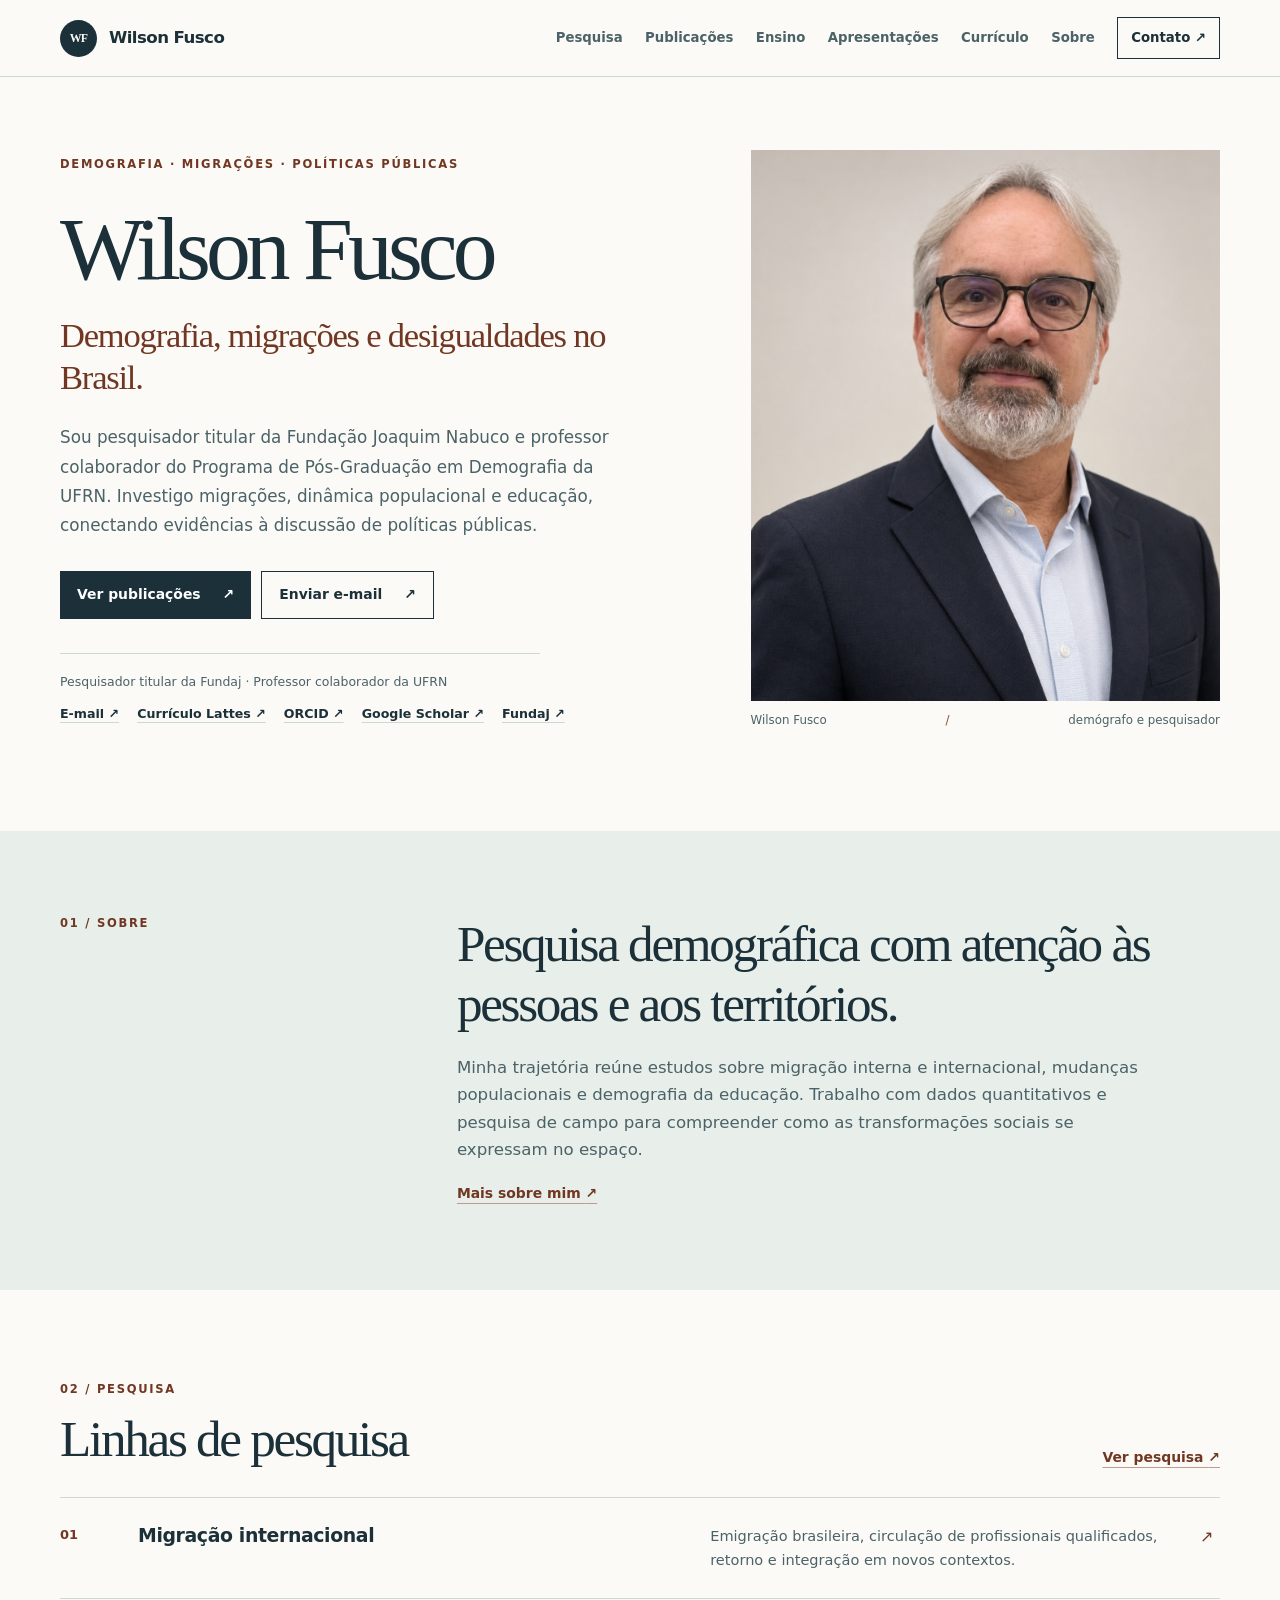
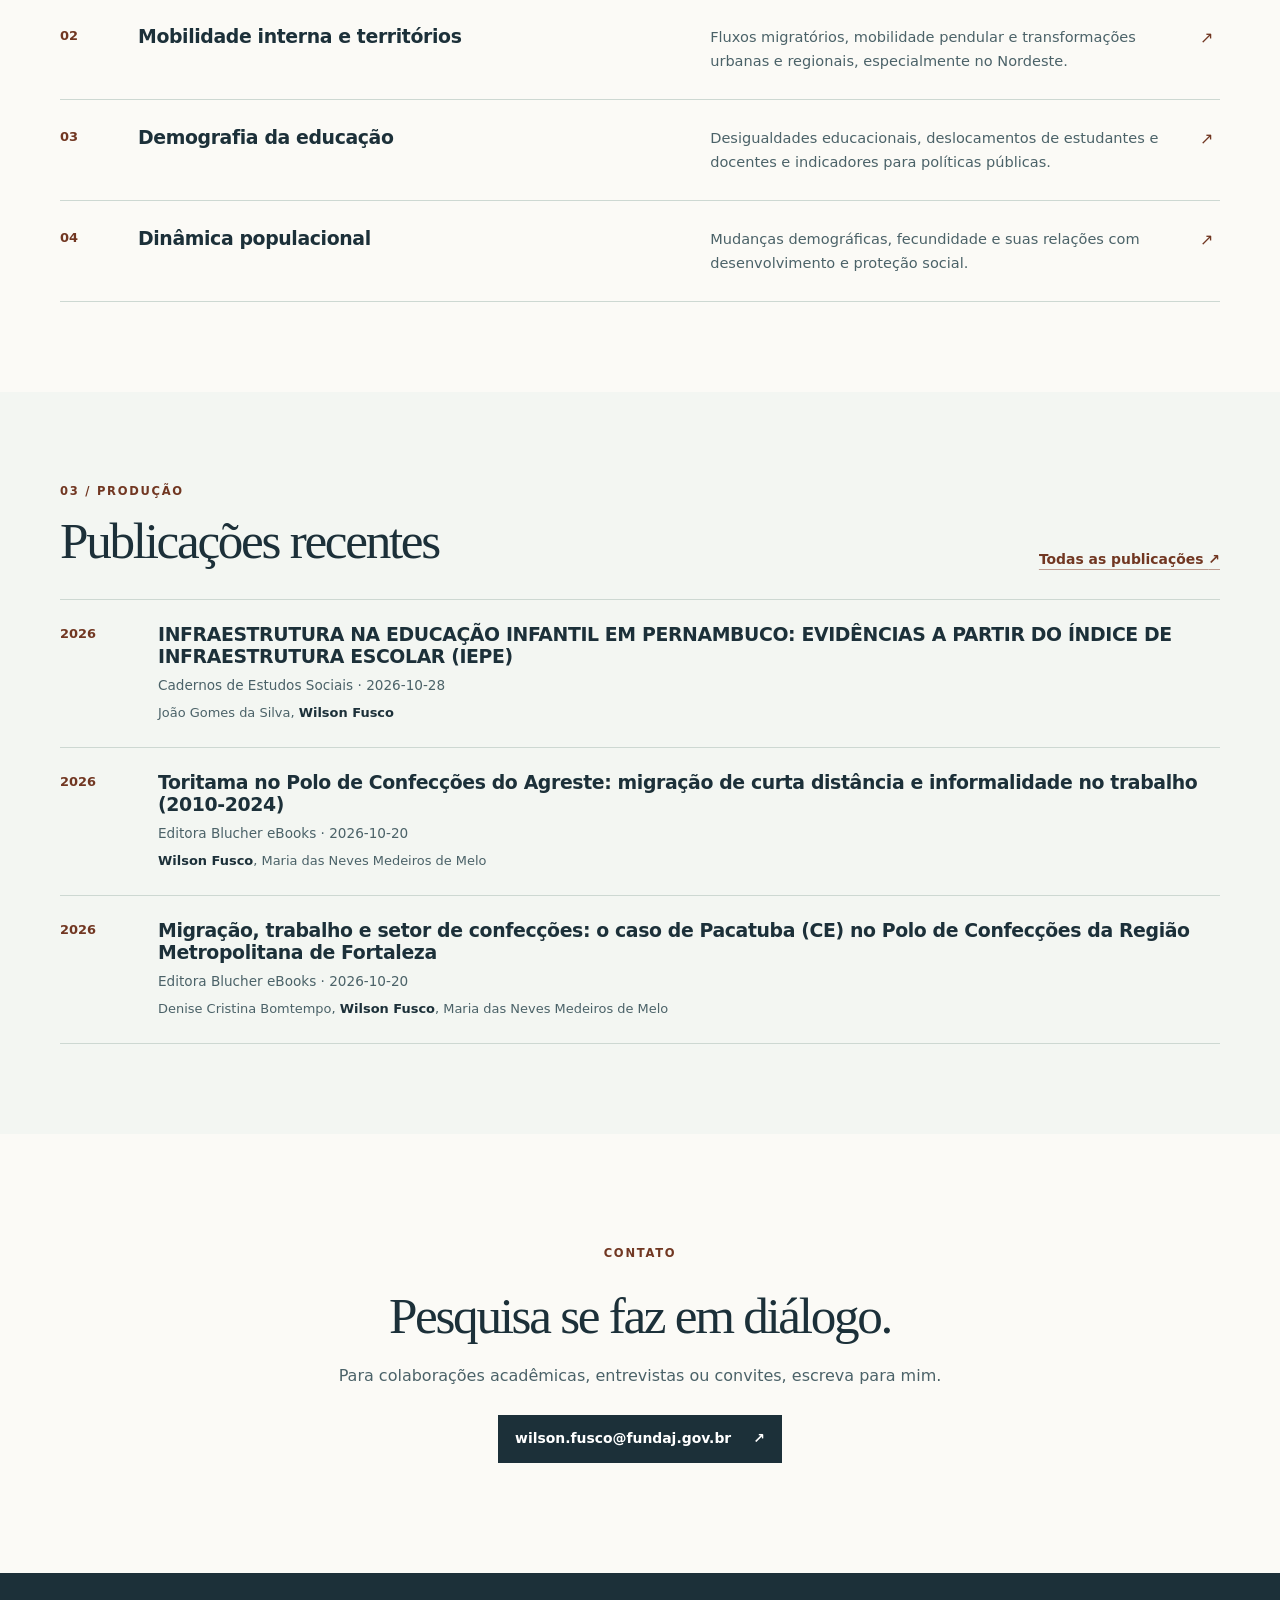
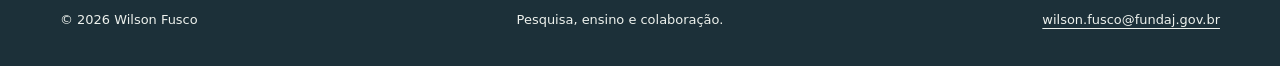
<file: index.html>
<!doctype html>
<html lang="pt-BR">
<head>
  <meta charset="utf-8">
  <meta name="viewport" content="width=device-width, initial-scale=1">
  <meta name="description" content="Wilson Fusco, demógrafo e pesquisador da Fundação Joaquim Nabuco. Pesquisa sobre migrações, população e educação.">
  <meta property="og:type" content="profile">
  <meta property="og:title" content="Wilson Fusco · Demografia e migrações">
  <meta property="og:description" content="Pesquisa sobre migrações, população, educação e desigualdades territoriais no Brasil.">
  <meta property="og:image" content="https://w-fusco.github.io/assets/img/wilson-fusco.png">
  <meta property="og:url" content="https://w-fusco.github.io/">
  <title>Wilson Fusco · Demografia e migrações</title>
  <link rel="canonical" href="https://w-fusco.github.io/">
  <link rel="stylesheet" href="assets/css/main.css?v=3">
  <script defer src="assets/js/main.js?v=3"></script>
</head>
<body data-page="home">
  <a class="skip-link" href="#main">Pular para o conteúdo</a>
  <header class="site-header" id="site-header"></header>
  <main id="main">
    <section class="hero wrap">
      <div class="hero-copy">
        <p class="eyebrow" id="hero-eyebrow">DEMOGRAFIA · MIGRAÇÕES · POLÍTICAS PÚBLICAS</p>
        <h1 id="hero-name-heading">Wilson Fusco</h1>
        <p class="hero-title" id="hero-title">Demografia, migrações e desigualdades no Brasil.</p>
        <p class="hero-lead" id="hero-lead">Sou pesquisador titular da Fundação Joaquim Nabuco e professor colaborador do Programa de Pós-Graduação em Demografia da UFRN.</p>
        <div class="hero-actions">
          <a class="button button-primary" href="publications.html">Ver publicações <span aria-hidden="true">↗</span></a>
          <a class="button button-outline" href="mailto:wilson.fusco@fundaj.gov.br">Enviar e-mail <span aria-hidden="true">↗</span></a>
        </div>
        <p class="hero-affiliation">Pesquisador titular da Fundaj <span aria-hidden="true">·</span> Professor colaborador da UFRN</p>
        <div class="hero-links" id="hero-links" aria-label="Perfis acadêmicos"></div>
      </div>
      <figure class="hero-media"><div class="portrait-frame" id="portrait"><span aria-hidden="true">WF</span></div><figcaption>Wilson Fusco <span aria-hidden="true">/</span> demógrafo e pesquisador</figcaption></figure>
    </section>
    <section class="intro-band">
      <div class="wrap intro-grid">
        <p class="section-kicker">01 / SOBRE</p>
        <div><h2 id="intro-heading">Pesquisa demográfica com atenção às pessoas e aos territórios.</h2><p id="intro-text">Investigo migração interna e internacional, mudanças populacionais e demografia da educação.</p><a class="text-link" href="about.html">Mais sobre mim <span aria-hidden="true">↗</span></a></div>
      </div>
    </section>
    <section class="wrap section research-preview">
      <div class="section-heading"><div><p class="section-kicker">02 / PESQUISA</p><h2>Linhas de pesquisa</h2></div><a class="text-link" href="research.html">Ver pesquisa <span aria-hidden="true">↗</span></a></div>
      <div class="theme-list" id="theme-list"></div>
    </section>
    <section class="publications-band">
      <div class="wrap section">
        <div class="section-heading"><div><p class="section-kicker">03 / PRODUÇÃO</p><h2>Publicações recentes</h2></div><a class="text-link" href="publications.html">Todas as publicações <span aria-hidden="true">↗</span></a></div>
        <div class="publication-list" id="recent-publications"></div>
      </div>
    </section>
    <section class="wrap closing"><p class="section-kicker">CONTATO</p><h2>Pesquisa se faz em diálogo.</h2><p>Para colaborações acadêmicas, entrevistas ou convites, escreva para mim.</p><a class="button button-primary" href="mailto:wilson.fusco@fundaj.gov.br">wilson.fusco@fundaj.gov.br <span aria-hidden="true">↗</span></a></section>
  </main>
  <footer id="site-footer"></footer>
</body>
</html>
</file>
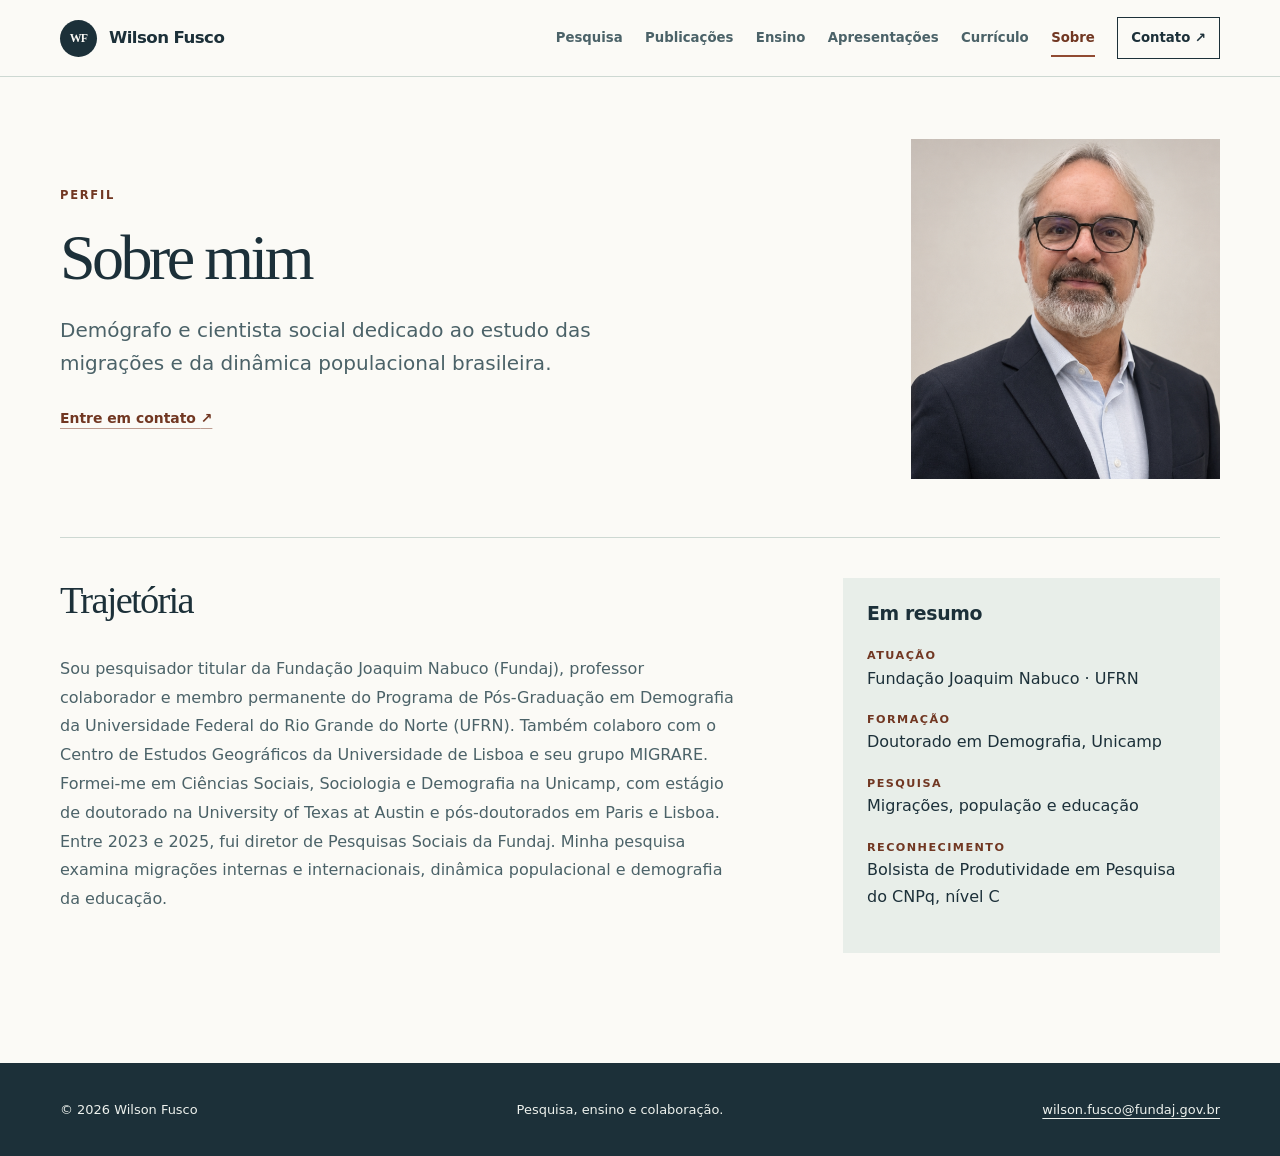
<file: about.html>
<!doctype html>
<html lang="pt-BR">
<head>
  <meta charset="utf-8">
  <meta name="viewport" content="width=device-width, initial-scale=1">
  <meta name="description" content="Trajetória e atuação acadêmica de Wilson Fusco, demógrafo e pesquisador da Fundação Joaquim Nabuco.">
  <title>Sobre · Wilson Fusco</title>
  <link rel="stylesheet" href="assets/css/main.css?v=4">
  <script defer src="assets/js/main.js?v=3"></script>
</head>
<body data-page="about">
  <a class="skip-link" href="#main">Pular para o conteúdo</a>
  <header class="site-header" id="site-header"></header>
  <main id="main" class="wrap inner-page about-page">
    <div class="about-intro">
      <div class="about-intro-copy">
        <p class="section-kicker">PERFIL</p>
        <h1>Sobre mim</h1>
        <p class="page-lead" id="about-lead">Demógrafo e cientista social dedicado ao estudo das migrações e da dinâmica populacional brasileira.</p>
        <a class="text-link" href="contact.html">Entre em contato <span aria-hidden="true">↗</span></a>
      </div>
      <img class="about-portrait" src="assets/img/wilson-fusco.png" alt="Retrato de Wilson Fusco" width="1160" height="1380">
    </div>
    <div class="content-grid">
      <section>
        <h2>Trajetória</h2>
        <p id="about-bio">Sou pesquisador titular da Fundação Joaquim Nabuco e professor colaborador da UFRN.</p>
      </section>
      <aside class="side-note">
        <h3>Em resumo</h3>
        <dl id="about-facts"></dl>
      </aside>
    </div>
  </main>
  <footer id="site-footer"></footer>
</body>
</html>
</file>
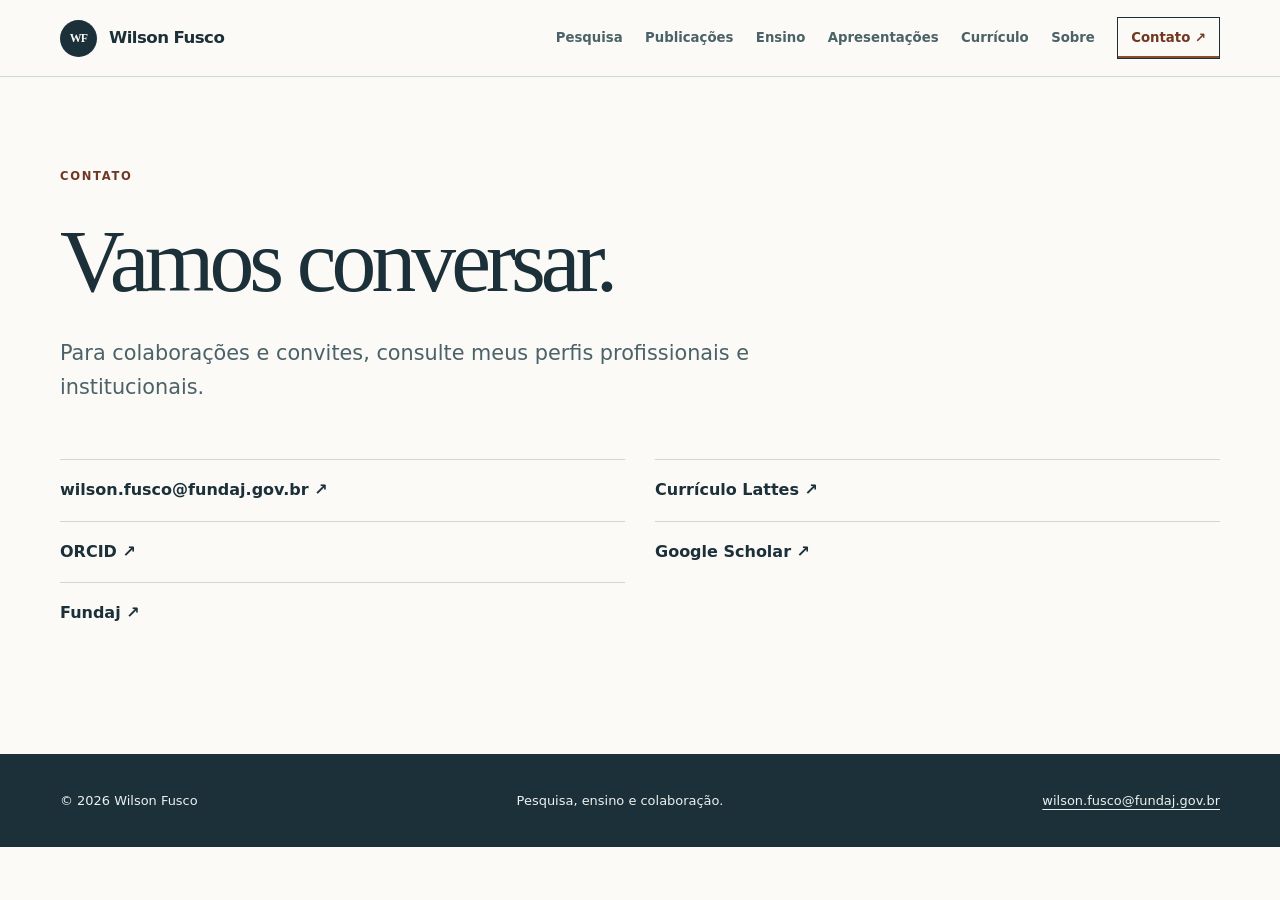
<file: contact.html>
<!doctype html><html lang="pt-BR"><head><meta charset="utf-8"><meta name="viewport" content="width=device-width, initial-scale=1"><meta name="description" content="Entre em contato com Wilson Fusco para colaborações acadêmicas, entrevistas e convites."><title>Contato · Wilson Fusco</title><link rel="stylesheet" href="assets/css/main.css?v=3"><script defer src="assets/js/main.js?v=3"></script></head><body data-page="contact"><a class="skip-link" href="#main">Pular para o conteúdo</a><header class="site-header" id="site-header"></header><main id="main" class="wrap inner-page contact-page"><p class="section-kicker">CONTATO</p><h1>Vamos conversar.</h1><p class="page-lead">Para colaborações e convites, consulte meus perfis profissionais e institucionais.</p><div class="contact-links" id="contact-links"></div></main><footer id="site-footer"></footer></body></html>
</file>
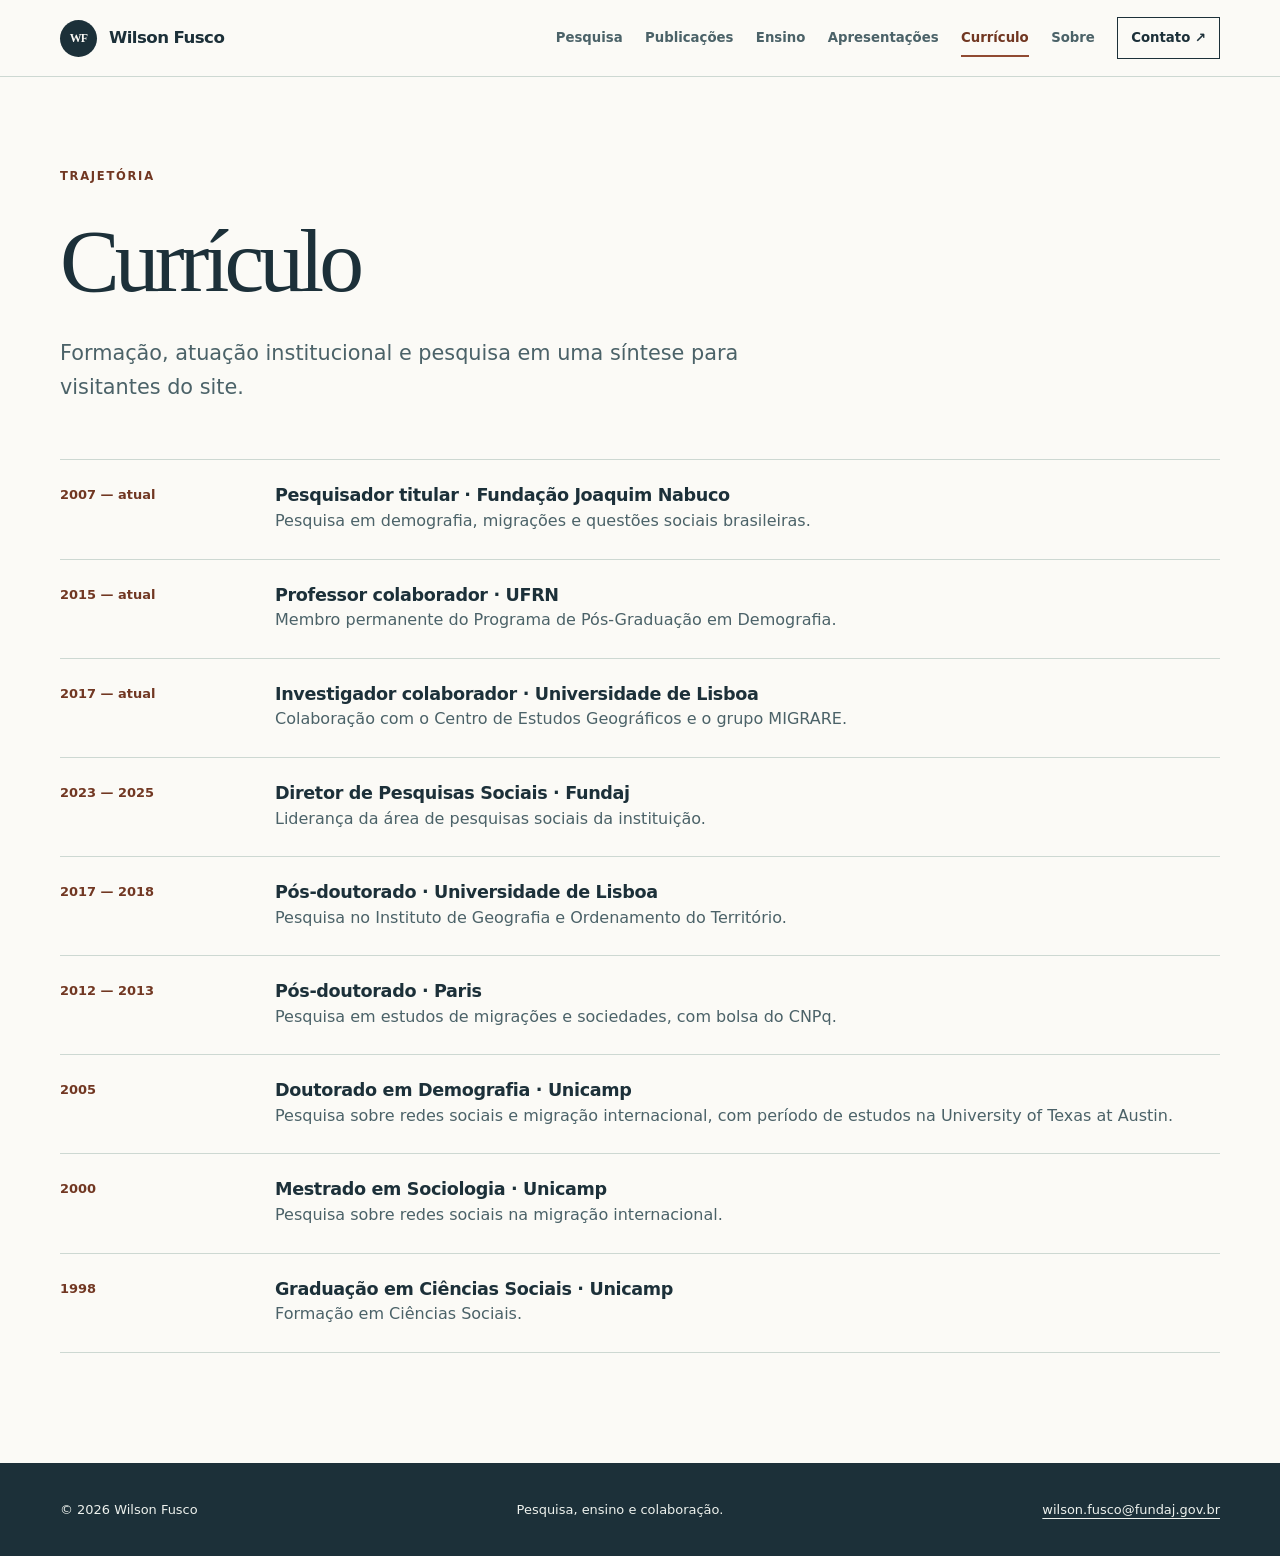
<file: cv.html>
<!doctype html><html lang="pt-BR"><head><meta charset="utf-8"><meta name="viewport" content="width=device-width, initial-scale=1"><meta name="description" content="Formação e trajetória profissional de Wilson Fusco em demografia, pesquisa e ensino."><title>Currículo · Wilson Fusco</title><link rel="stylesheet" href="assets/css/main.css?v=3"><script defer src="assets/js/main.js?v=3"></script></head><body data-page="cv"><a class="skip-link" href="#main">Pular para o conteúdo</a><header class="site-header" id="site-header"></header><main id="main" class="wrap inner-page"><p class="section-kicker">TRAJETÓRIA</p><h1>Currículo</h1><p class="page-lead" id="cv-lead">Uma visão clara da formação, experiência e contribuições.</p><div class="timeline" id="cv-timeline"></div></main><footer id="site-footer"></footer></body></html>
</file>
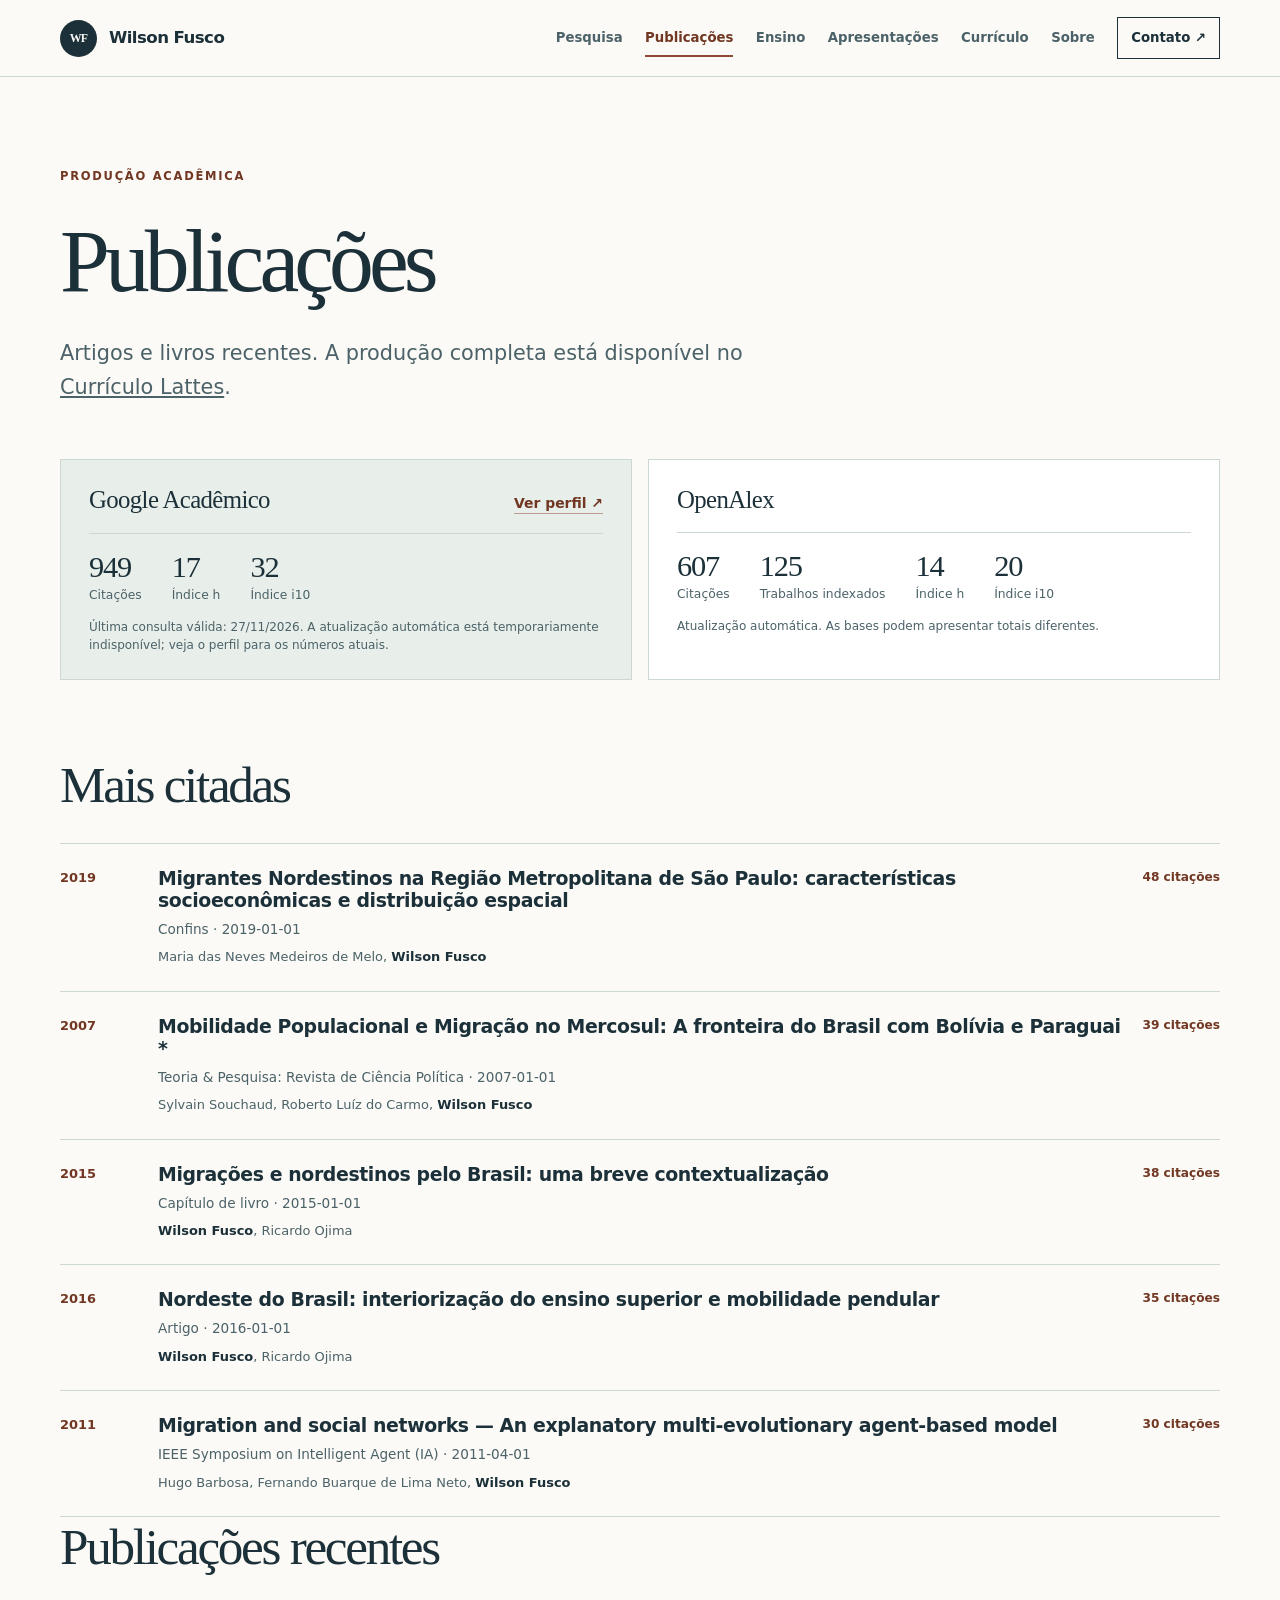
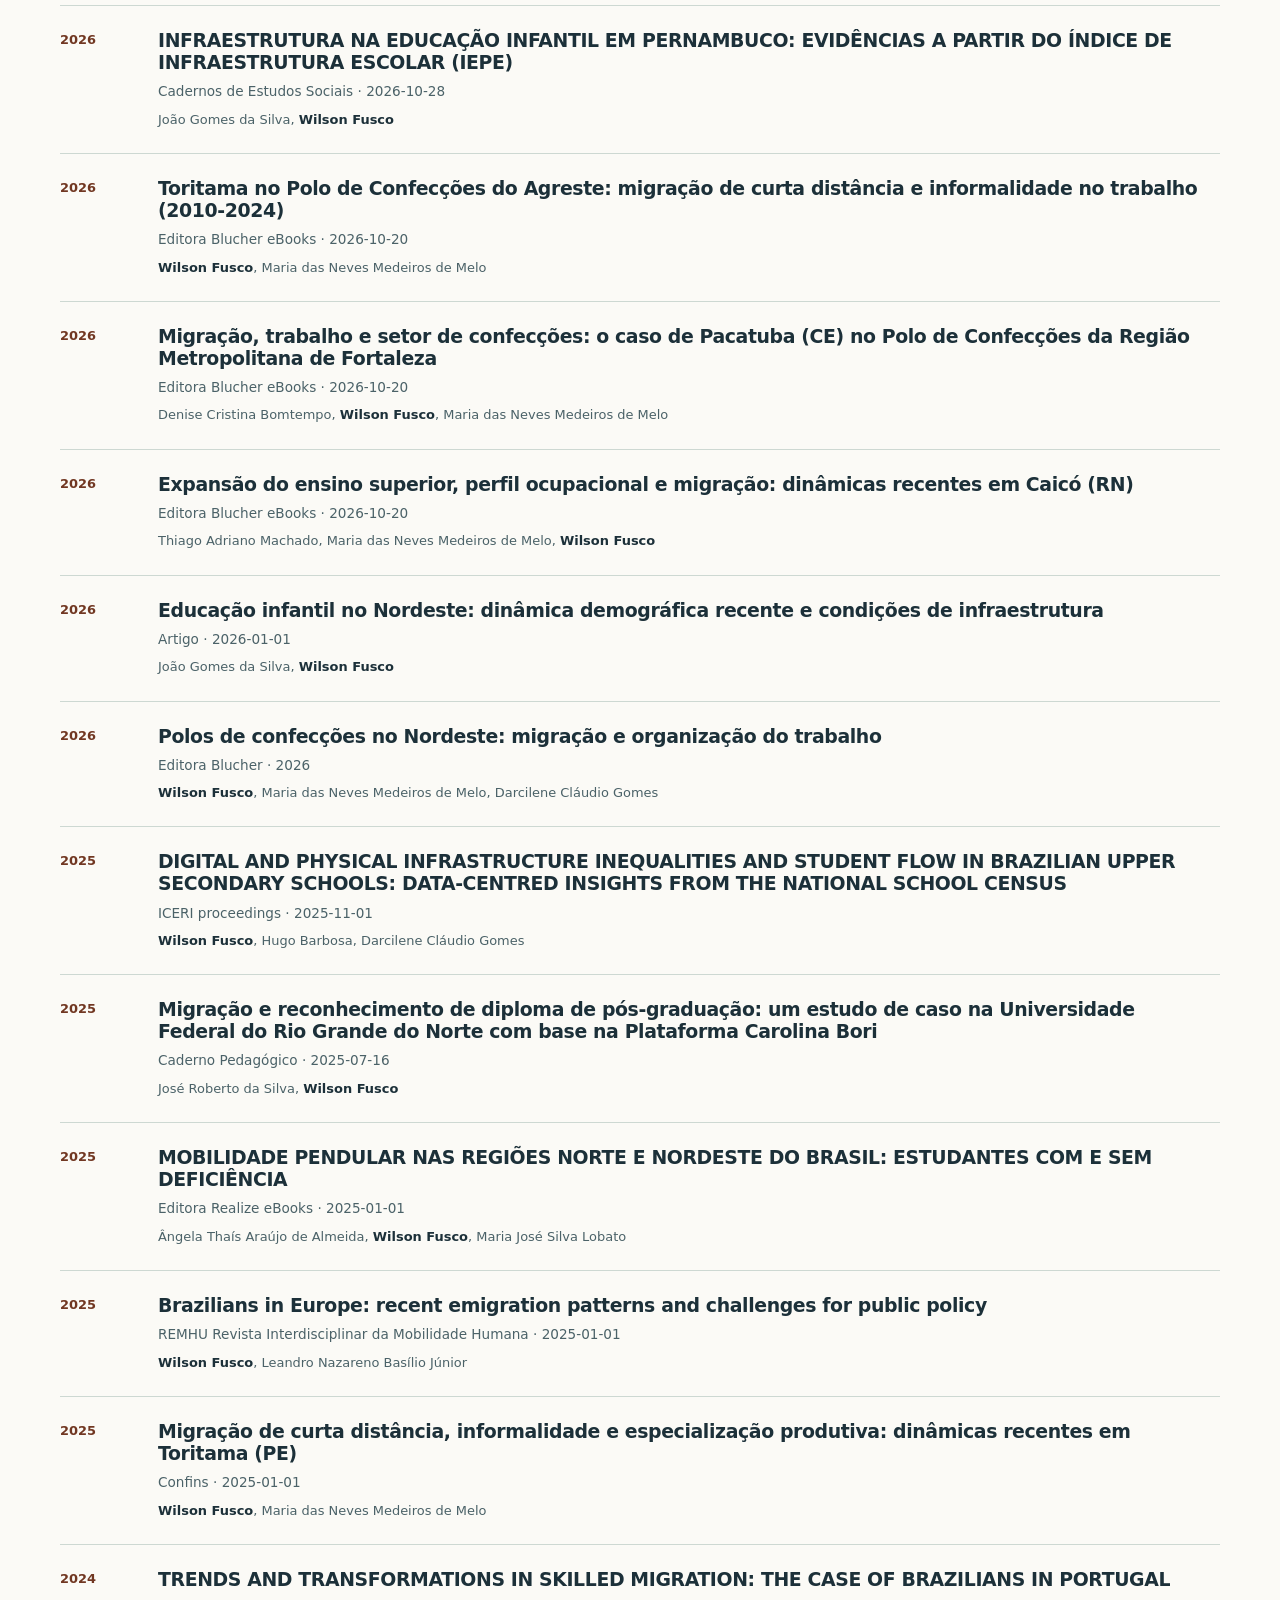
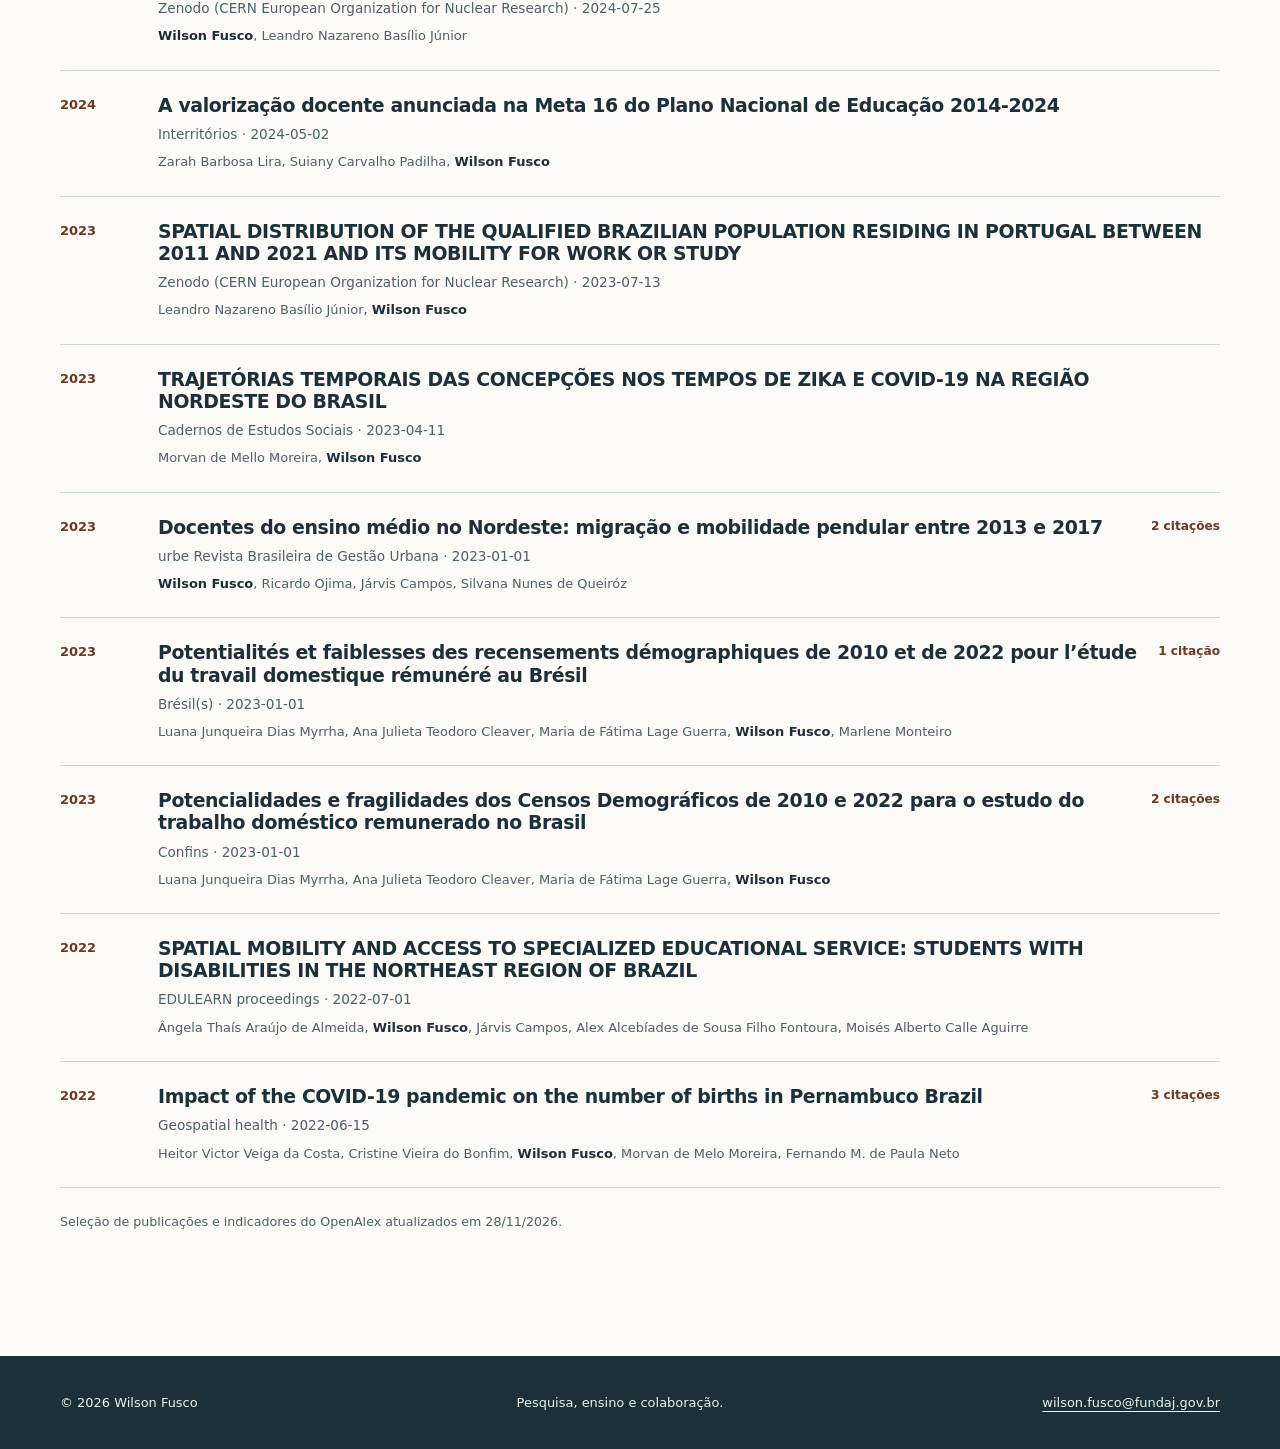
<file: publications.html>
<!doctype html>
<html lang="pt-BR">
<head>
  <meta charset="utf-8">
  <meta name="viewport" content="width=device-width, initial-scale=1">
  <meta name="description" content="Publicações e indicadores acadêmicos de Wilson Fusco no Google Acadêmico e no OpenAlex.">
  <title>Publicações · Wilson Fusco</title>
  <link rel="stylesheet" href="assets/css/main.css?v=5">
  <script defer src="assets/js/main.js?v=6"></script>
</head>
<body data-page="publications">
  <a class="skip-link" href="#main">Pular para o conteúdo</a>
  <header class="site-header" id="site-header"></header>
  <main id="main" class="wrap inner-page publications-page">
    <p class="section-kicker">PRODUÇÃO ACADÊMICA</p>
    <h1>Publicações</h1>
    <p class="page-lead">Artigos e livros recentes. A produção completa está disponível no <a href="https://lattes.cnpq.br/5785590497886670" target="_blank" rel="noopener noreferrer">Currículo Lattes</a>.</p>
    <div class="source-stats" aria-label="Indicadores por fonte">
      <section class="stat-source stat-source-scholar" id="scholar-section">
        <div class="stat-source-heading">
          <h2>Google Acadêmico</h2>
          <a class="text-link" id="scholar-profile" href="https://scholar.google.com/citations?hl=pt-BR&amp;user=2N7kn54AAAAJ" target="_blank" rel="noopener noreferrer">Ver perfil ↗</a>
        </div>
        <div class="metrics" id="scholar-metrics" aria-label="Indicadores do Google Acadêmico"></div>
        <p class="source-note" id="scholar-note"></p>
      </section>
      <section class="stat-source" id="openalex-section">
        <div class="stat-source-heading"><h2>OpenAlex</h2></div>
        <div class="metrics" id="metrics" aria-label="Indicadores do OpenAlex"></div>
        <p class="source-note">Atualização automática. As bases podem apresentar totais diferentes.</p>
      </section>
    </div>
    <section id="top-section">
      <div class="section-heading"><h2>Mais citadas</h2></div>
      <div class="publication-list" id="top-publications"></div>
    </section>
    <div class="section-heading" id="recent-heading"><h2>Publicações recentes</h2></div>
    <div class="publication-list" id="all-publications"></div>
    <p class="data-note" id="data-note"></p>
  </main>
  <footer id="site-footer"></footer>
</body>
</html>
</file>
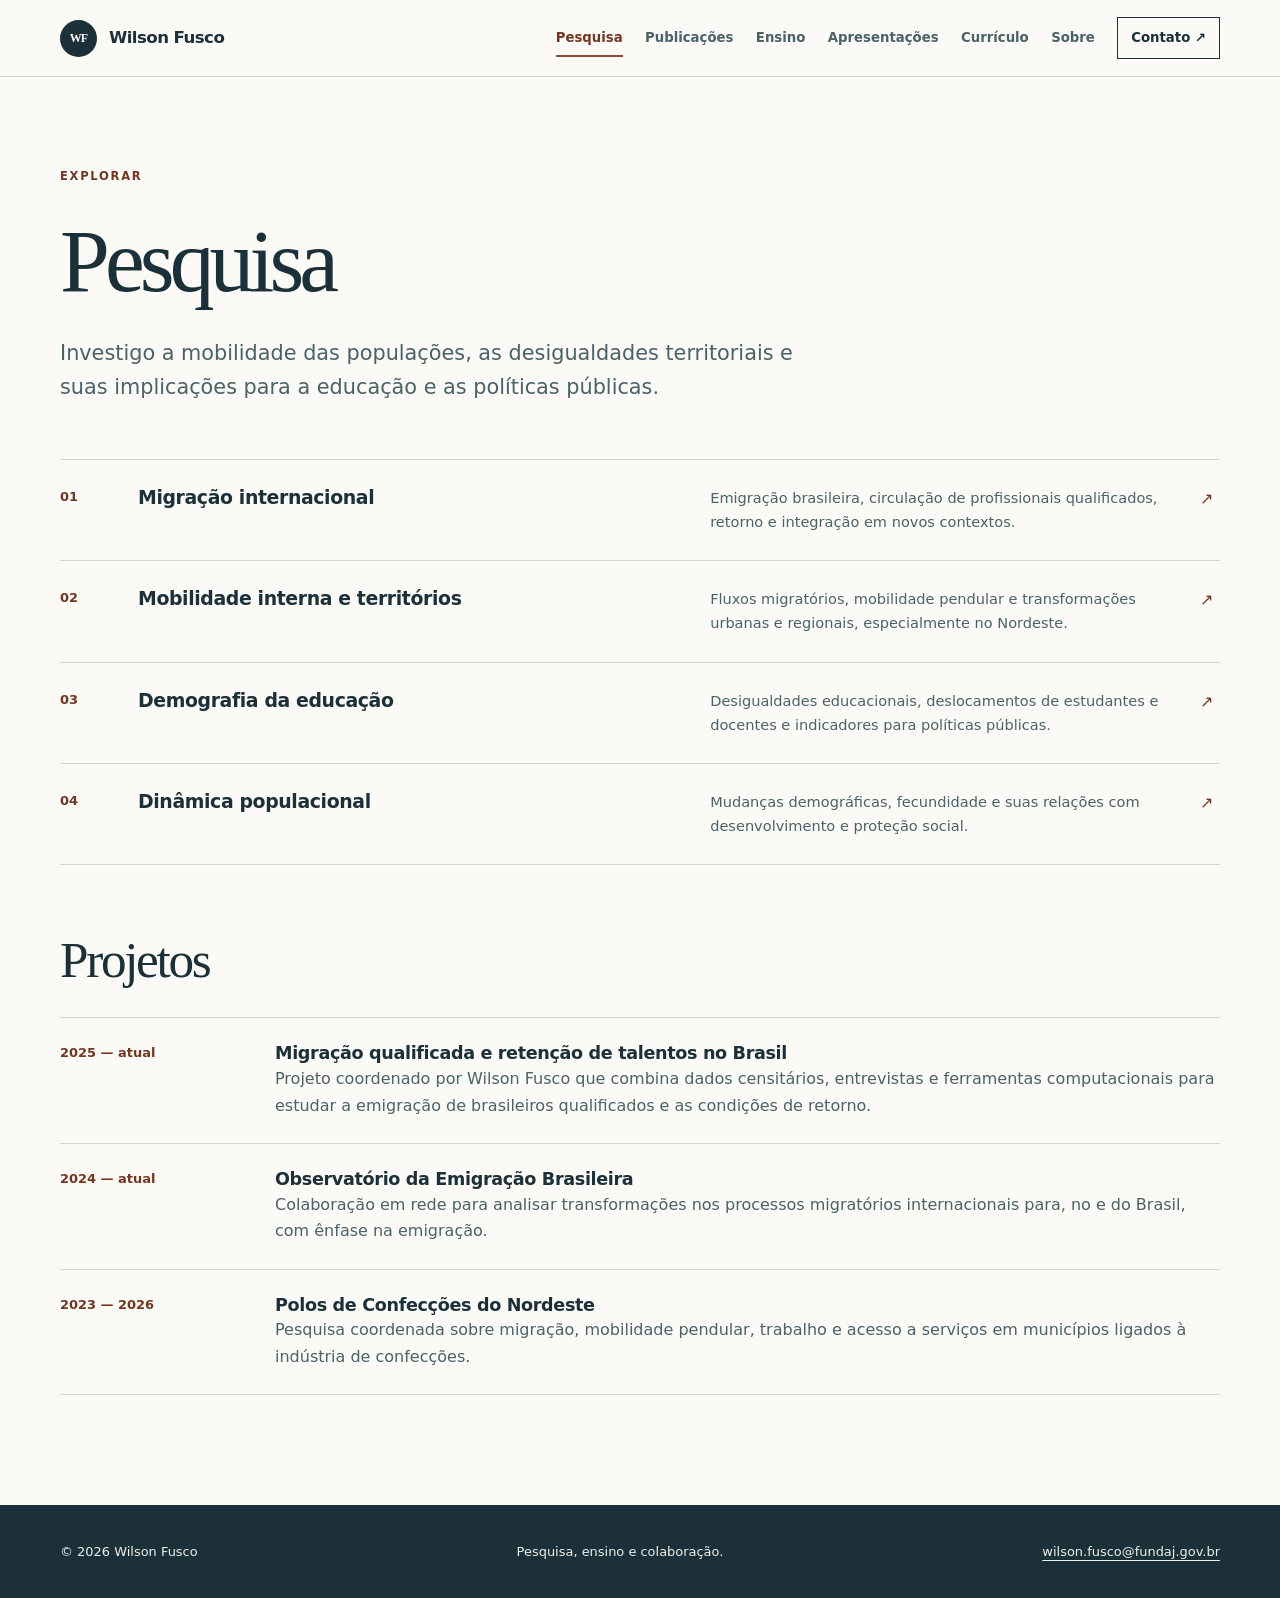
<file: research.html>
<!doctype html><html lang="pt-BR"><head><meta charset="utf-8"><meta name="viewport" content="width=device-width, initial-scale=1"><meta name="description" content="Linhas de pesquisa e projetos de Wilson Fusco sobre migrações, população, educação e desigualdades territoriais."><title>Pesquisa · Wilson Fusco</title><link rel="stylesheet" href="assets/css/main.css?v=3"><script defer src="assets/js/main.js?v=3"></script></head><body data-page="research"><a class="skip-link" href="#main">Pular para o conteúdo</a><header class="site-header" id="site-header"></header><main id="main" class="wrap inner-page"><p class="section-kicker">EXPLORAR</p><h1>Pesquisa</h1><p class="page-lead" id="research-lead">Temas, métodos e perguntas que orientam meu trabalho.</p><div class="theme-list inner-theme-list" id="research-themes"></div><div class="section-heading spaced"><h2>Projetos</h2></div><div class="timeline" id="research-projects"></div></main><footer id="site-footer"></footer></body></html>
</file>
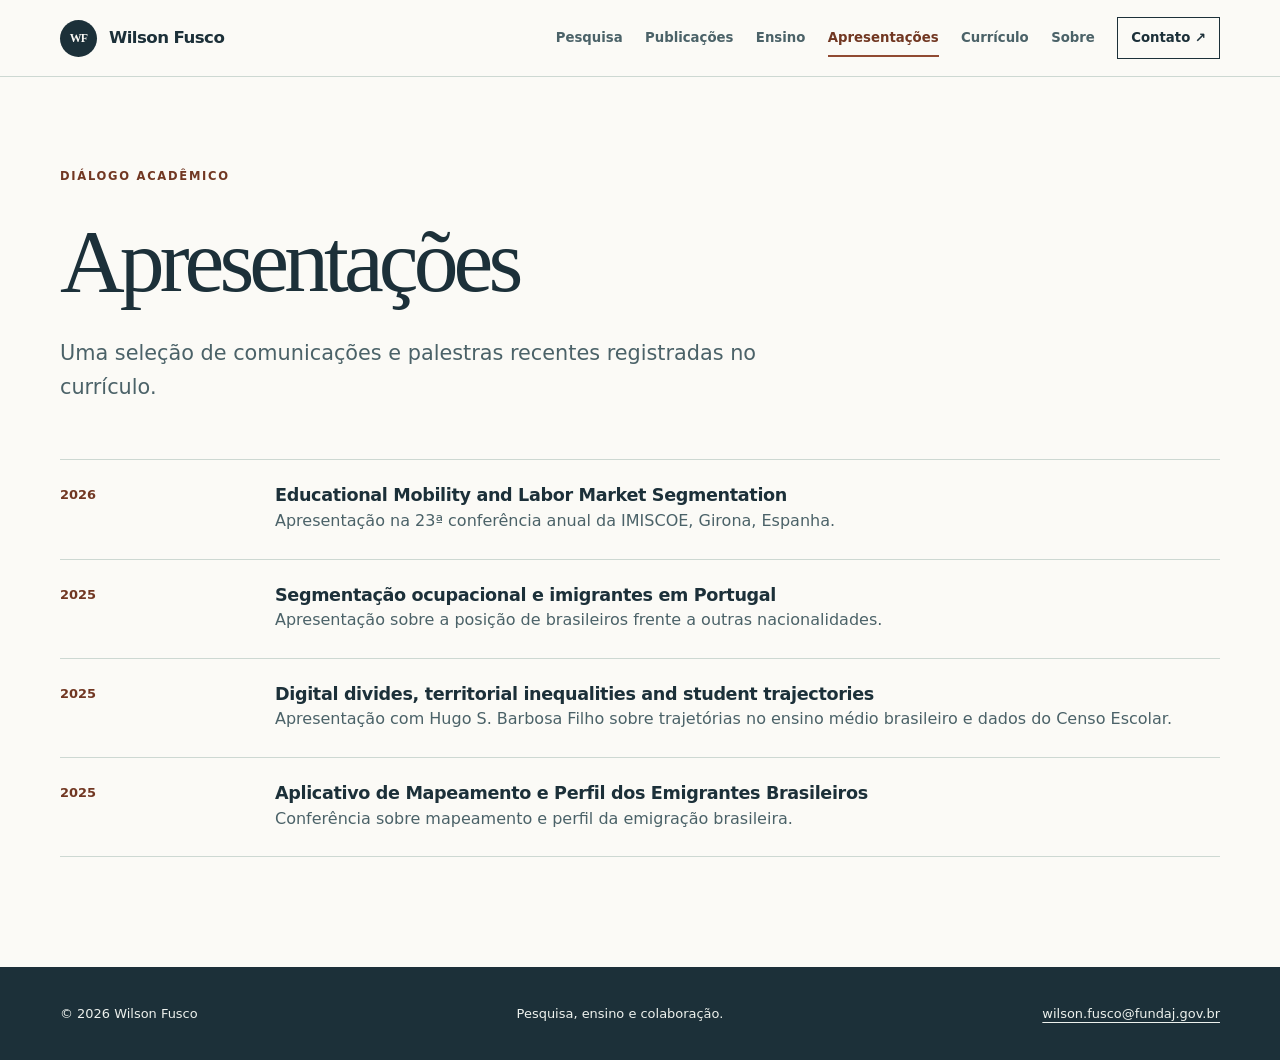
<file: talks.html>
<!doctype html><html lang="pt-BR"><head><meta charset="utf-8"><meta name="viewport" content="width=device-width, initial-scale=1"><meta name="description" content="Comunicações e apresentações acadêmicas recentes de Wilson Fusco."><title>Apresentações · Wilson Fusco</title><link rel="stylesheet" href="assets/css/main.css?v=3"><script defer src="assets/js/main.js?v=3"></script></head><body data-page="talks"><a class="skip-link" href="#main">Pular para o conteúdo</a><header class="site-header" id="site-header"></header><main id="main" class="wrap inner-page"><p class="section-kicker">DIÁLOGO ACADÊMICO</p><h1>Apresentações</h1><p class="page-lead">Uma seleção de comunicações e palestras recentes registradas no currículo.</p><div class="timeline" id="talks-list"></div></main><footer id="site-footer"></footer></body></html>
</file>
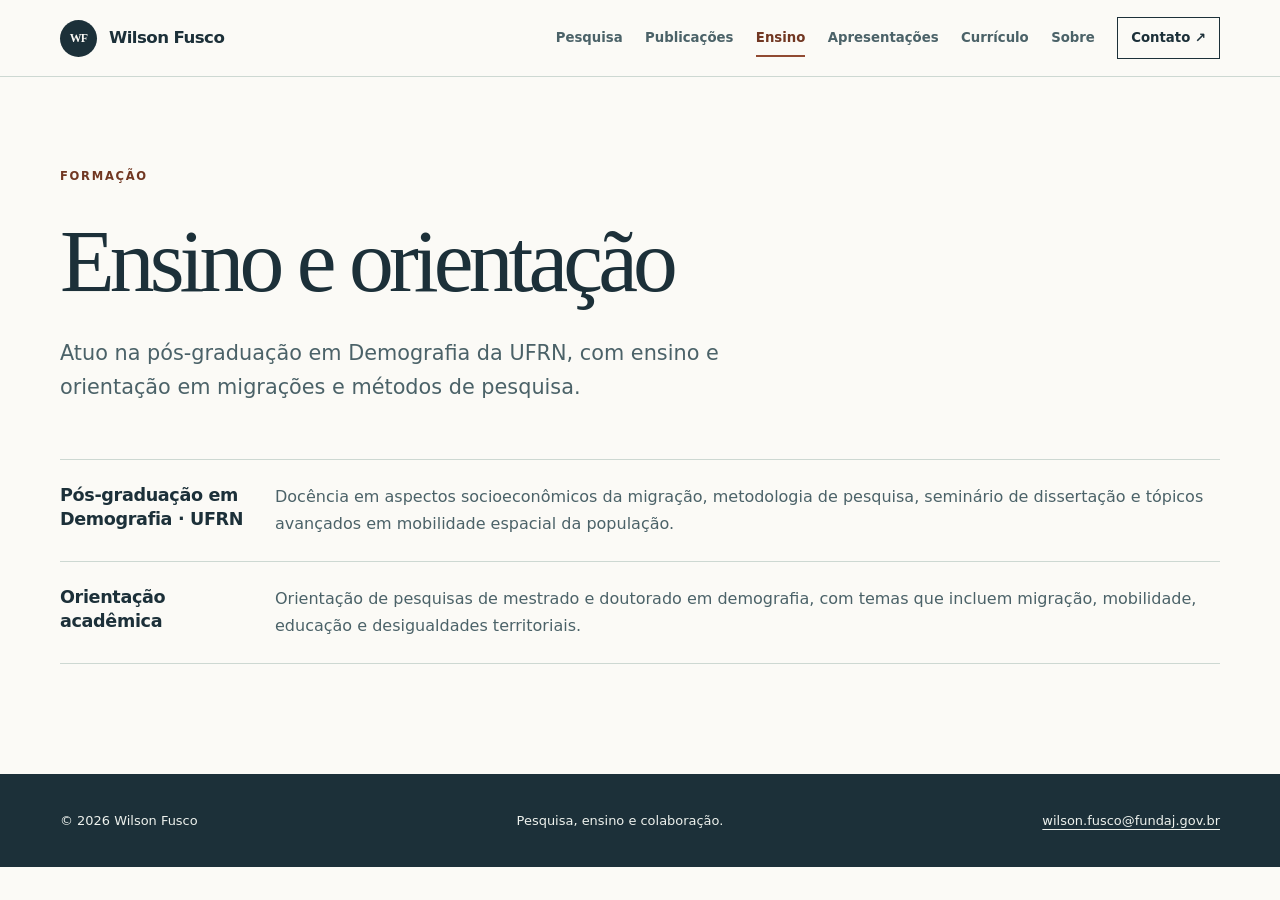
<file: teaching.html>
<!doctype html><html lang="pt-BR"><head><meta charset="utf-8"><meta name="viewport" content="width=device-width, initial-scale=1"><meta name="description" content="Ensino e orientação acadêmica de Wilson Fusco no Programa de Pós-Graduação em Demografia da UFRN."><title>Ensino · Wilson Fusco</title><link rel="stylesheet" href="assets/css/main.css?v=3"><script defer src="assets/js/main.js?v=3"></script></head><body data-page="teaching"><a class="skip-link" href="#main">Pular para o conteúdo</a><header class="site-header" id="site-header"></header><main id="main" class="wrap inner-page"><p class="section-kicker">FORMAÇÃO</p><h1>Ensino e orientação</h1><p class="page-lead" id="teaching-lead">Disciplinas, orientação e formação de novas pessoas pesquisadoras.</p><div class="simple-list" id="teaching-items"></div></main><footer id="site-footer"></footer></body></html>
</file>
<file: assets/css/main.css>
:root {
  color-scheme: light;
  --ink: #1c3039;
  --ink-soft: #4b6268;
  --accent: #914a32;
  --accent-dark: #713722;
  --paper: #fbfaf6;
  --white: #fff;
  --sage: #e8eee9;
  --sage-deep: #d5e1da;
  --line: #cdd8d2;
  --max: 1160px;
}
* { box-sizing: border-box; }
html { scroll-behavior: smooth; }
body { margin: 0; background: var(--paper); color: var(--ink); font: 16px/1.65 system-ui, -apple-system, "Segoe UI", sans-serif; }
button, input { font: inherit; }
h1, h2, h3, p, figure { margin-top: 0; }
h1, h2, h3 { line-height: 1.17; }
h1, h2, .hero-title { font-family: Georgia, "Times New Roman", serif; font-weight: 400; }
h1 { font-size: clamp(3.6rem, 7vw, 6.5rem); letter-spacing: -.055em; }
h2 { font-size: clamp(2.2rem, 4vw, 3.65rem); letter-spacing: -.045em; }
h3 { font-size: 1.18rem; letter-spacing: -.02em; }
a { color: inherit; }
a:focus-visible, button:focus-visible { outline: 3px solid var(--accent); outline-offset: 4px; }
::selection { background: #e9d3c4; color: var(--ink); }
.wrap { width: min(var(--max), calc(100% - 80px)); margin-inline: auto; }
.skip-link { position: absolute; top: -100px; left: 12px; z-index: 100; padding: 10px 15px; background: var(--white); }
.skip-link:focus { top: 12px; }
.site-header { position: sticky; top: 0; z-index: 20; background: rgba(251, 250, 246, .96); border-bottom: 1px solid var(--line); backdrop-filter: blur(12px); }
.header-inner { width: min(var(--max), calc(100% - 80px)); min-height: 76px; margin: auto; display: flex; align-items: center; justify-content: space-between; gap: 26px; }
.brand { display: inline-flex; align-items: center; gap: 12px; flex: none; text-decoration: none; font-weight: 720; font-size: 1.04rem; letter-spacing: -.035em; }
.brand-mark { display: grid; place-items: center; width: 37px; height: 37px; border-radius: 50%; color: var(--paper); background: var(--ink); font: 700 .74rem Georgia, serif; letter-spacing: -.06em; }
.nav { display: flex; align-items: center; gap: clamp(12px, 1.75vw, 24px); }
.nav a { padding: 8px 0; text-decoration: none; white-space: nowrap; color: var(--ink-soft); font-size: .83rem; font-weight: 650; }
.nav a:hover, .nav a.active { color: var(--accent-dark); }
.nav a.active { box-shadow: inset 0 -2px var(--accent); }
.nav .nav-contact { padding: 9px 13px; border: 1px solid var(--ink); color: var(--ink); }
.nav .nav-contact:hover { color: var(--white); background: var(--ink); }
.menu-toggle { display: none; border: 1px solid var(--ink); color: var(--ink); background: transparent; padding: 7px 12px; cursor: pointer; }
.hero { display: grid; grid-template-columns: minmax(0, 1.05fr) minmax(350px, .82fr); align-items: center; gap: clamp(55px, 7vw, 110px); padding-block: 68px 96px; }
.hero-copy { padding-block: 10px; }
.eyebrow, .section-kicker { margin-bottom: 23px; color: var(--accent-dark); font-size: .72rem; font-weight: 760; letter-spacing: .15em; text-transform: uppercase; }
.hero h1 { margin: 0 0 12px; }
.hero-title { max-width: 660px; margin-bottom: 25px; font-size: clamp(1.7rem, 2.7vw, 2.65rem); line-height: 1.22; letter-spacing: -.035em; color: var(--accent-dark); }
.hero-lead { max-width: 590px; margin-bottom: 30px; font-size: 1.05rem; line-height: 1.75; color: var(--ink-soft); }
.hero-actions { display: flex; flex-wrap: wrap; gap: 10px; }
.button { display: inline-flex; align-items: center; justify-content: space-between; gap: 22px; min-height: 48px; padding: 10px 17px; text-decoration: none; font-size: .87rem; font-weight: 700; transition: background .18s, color .18s, transform .18s; }
.button:hover { transform: translateY(-2px); }
.button-primary { background: var(--ink); color: var(--white); }
.button-primary:hover { background: var(--accent-dark); }
.button-outline { border: 1px solid var(--ink); color: var(--ink); }
.button-outline:hover { background: var(--sage); }
.hero-affiliation { max-width: 480px; margin: 34px 0 12px; padding-top: 18px; border-top: 1px solid var(--line); color: var(--ink-soft); font-size: .78rem; }
.hero-links { display: flex; flex-wrap: wrap; gap: 5px 18px; }
.hero-links a { text-decoration: underline; text-decoration-color: var(--line); text-underline-offset: 4px; color: var(--ink); font-size: .79rem; font-weight: 650; }
.hero-links a:hover { color: var(--accent-dark); text-decoration-color: currentColor; }
.hero-media { margin: 0; }
.portrait-frame { aspect-ratio: 4 / 4.7; overflow: hidden; display: grid; place-items: center; background: var(--sage-deep); }
.portrait-frame span { font: 5rem Georgia, serif; color: var(--ink-soft); }
.portrait-frame img { display: block; width: 100%; height: 100%; object-fit: cover; object-position: center 24%; }
.hero-media figcaption { display: flex; justify-content: space-between; gap: 12px; padding-top: 10px; color: var(--ink-soft); font-size: .74rem; }
.hero-media figcaption span { margin-inline: auto; color: var(--accent); }
.intro-band { background: var(--sage); padding-block: 83px; }
.intro-grid { display: grid; grid-template-columns: minmax(150px, 1fr) minmax(0, 2.2fr); gap: 50px; }
.intro-grid h2 { max-width: 780px; margin-bottom: 20px; }
.intro-grid p:not(.section-kicker) { max-width: 700px; color: var(--ink-soft); font-size: 1.04rem; }
.text-link { color: var(--accent-dark); text-decoration: underline; text-decoration-color: #bd9c90; text-underline-offset: 5px; font-size: .87rem; font-weight: 700; white-space: nowrap; }
.text-link:hover { text-decoration-color: currentColor; }
.section { padding-block: 90px; }
.section-heading { display: flex; align-items: end; justify-content: space-between; gap: 24px; margin-bottom: 28px; }
.section-heading h2 { margin-bottom: 0; }
.section-heading .section-kicker { margin-bottom: 10px; }
.theme-list, .publication-list, .simple-list, .timeline { border-top: 1px solid var(--line); }
.theme-row { display: grid; grid-template-columns: 55px minmax(0, 1fr) minmax(200px, .85fr) 20px; gap: 23px; align-items: start; padding: 26px 0; border-bottom: 1px solid var(--line); }
.theme-num, .pub-year { color: var(--accent-dark); font-size: .81rem; font-weight: 720; }
.theme-row h3 { margin: 0; }
.theme-row p { margin: 0; color: var(--ink-soft); font-size: .91rem; }
.theme-arrow { color: var(--accent-dark); }
.publications-band { background: #f3f6f2; }
.publication { display: grid; grid-template-columns: 80px minmax(0, 1fr) auto; gap: 18px; padding: 23px 0; border-bottom: 1px solid var(--line); }
.publication h3 { margin-bottom: 7px; overflow-wrap: anywhere; }
.publication h3 a { text-decoration: none; }
.publication h3 a:hover { color: var(--accent-dark); text-decoration: underline; }
.pub-meta, .pub-authors { margin: 0; color: var(--ink-soft); font-size: .85rem; }
.pub-authors { margin-top: 6px; font-size: .81rem; }
.pub-authors strong { color: var(--ink); }
.pub-citations { align-self: start; white-space: nowrap; color: var(--accent-dark); font-size: .76rem; font-weight: 720; }
.muted { padding: 16px 0; color: var(--ink-soft); }
.closing { padding-block: 110px; text-align: center; }
.closing h2 { margin: 0 auto 18px; }
.closing p:not(.section-kicker) { margin-bottom: 25px; color: var(--ink-soft); }
footer { background: var(--ink); color: #edf1ed; }
.footer-inner { width: min(var(--max), calc(100% - 80px)); margin: auto; padding: 36px 0; display: flex; flex-wrap: wrap; justify-content: space-between; gap: 16px 28px; align-items: center; font-size: .81rem; }
.footer-inner p { margin: 0; }
.footer-inner a { color: inherit; text-underline-offset: 4px; }
.inner-page { min-height: 65vh; padding-block: 90px 110px; }
.inner-page h1 { max-width: 930px; margin-bottom: 22px; }
.page-lead { max-width: 760px; margin-bottom: 55px; color: var(--ink-soft); font-size: clamp(1.04rem, 1.7vw, 1.3rem); }
.content-grid { display: grid; grid-template-columns: minmax(0, 1.8fr) minmax(250px, 1fr); gap: 9%; border-top: 1px solid var(--line); padding-top: 40px; }
.content-grid section p { max-width: 690px; color: var(--ink-soft); }
.about-page { padding-top: 62px; }
.about-intro { display: grid; grid-template-columns: minmax(0, 1.5fr) minmax(260px, .6fr); align-items: center; gap: clamp(36px, 6vw, 95px); padding-bottom: 58px; }
.about-page h1 { margin-bottom: 18px; font-size: clamp(3.2rem, 5vw, 4.65rem); }
.about-page .section-kicker { margin-bottom: 16px; }
.about-page .page-lead { max-width: 610px; margin-bottom: 25px; font-size: clamp(1.05rem, 1.6vw, 1.25rem); }
.about-portrait { display: block; width: 100%; height: 340px; object-fit: cover; object-position: center 22%; }
.about-page .content-grid h2 { font-size: clamp(2.1rem, 3vw, 2.8rem); }
.about-page .content-grid section p { font-size: 1rem; line-height: 1.8; }
.side-note { align-self: start; padding: 24px; background: var(--sage); }
.side-note h3 { margin-bottom: 23px; }
.side-note dl { margin: 0; }
.side-note dt { color: var(--accent-dark); font-size: .7rem; text-transform: uppercase; letter-spacing: .13em; font-weight: 720; }
.side-note dd { margin: 0 0 19px; }
.inner-theme-list { margin-top: 36px; }
.metrics { display: flex; flex-wrap: wrap; gap: 25px 50px; padding: 23px 0; margin-bottom: 65px; border-top: 1px solid var(--line); border-bottom: 1px solid var(--line); }
.metric strong { display: block; font: 400 2.25rem Georgia, serif; letter-spacing: -.04em; }
.metric span { display: block; color: var(--ink-soft); font-size: .77rem; }
.source-stats { display: grid; grid-template-columns: repeat(2, minmax(0, 1fr)); gap: 16px; margin-bottom: 75px; }
.stat-source { padding: 25px 28px; border: 1px solid var(--line); background: var(--white); }
.stat-source-scholar { background: var(--sage); }
.stat-source-heading { display: flex; justify-content: space-between; align-items: baseline; flex-wrap: wrap; gap: 8px 20px; }
.stat-source-heading h2 { margin: 0; font-size: 1.55rem; letter-spacing: -.025em; }
.stat-source .metrics { gap: 12px 30px; margin: 18px 0 12px; padding: 16px 0 0; border-top: 1px solid var(--line); border-bottom: 0; }
.stat-source .metric strong { font-size: 1.9rem; }
.source-note { margin: 0; color: var(--ink-soft); font-size: .75rem; line-height: 1.5; }
.spaced { margin-top: 65px; }
.data-note { margin-top: 24px; color: var(--ink-soft); font-size: .79rem; }
.simple-item, .timeline-item { display: grid; grid-template-columns: 190px minmax(0, 1fr); gap: 25px; padding: 24px 0; border-bottom: 1px solid var(--line); }
.simple-item h2, .timeline-item h2 { margin: 0; font: 700 1.1rem/1.35 system-ui, sans-serif; letter-spacing: -.02em; }
.simple-item p, .timeline-item p { margin: 0; color: var(--ink-soft); }
.contact-links { display: grid; grid-template-columns: repeat(2, minmax(0, 1fr)); gap: 0 30px; }
.contact-links a { display: flex; justify-content: space-between; gap: 12px; padding: 17px 0; border-top: 1px solid var(--line); overflow-wrap: anywhere; text-decoration: none; font-weight: 700; }
.contact-links a:hover { color: var(--accent-dark); }
[hidden] { display: none !important; }
@media (max-width: 1080px) {
  .wrap, .header-inner, .footer-inner { width: min(var(--max), calc(100% - 48px)); }
  .menu-toggle { display: block; }
  .nav { display: none; position: absolute; top: 75px; left: 0; right: 0; padding: 14px 24px 23px; background: var(--paper); border-bottom: 1px solid var(--line); box-shadow: 0 16px 24px #1c30391a; }
  .nav.open { display: grid; grid-template-columns: repeat(2, minmax(0, 1fr)); gap: 2px 18px; }
  .nav a { padding: 10px 0; }
  .nav .nav-contact { padding: 9px 12px; }
  .hero { gap: 38px; grid-template-columns: minmax(0, 1fr) minmax(270px, .75fr); }
}
@media (max-width: 760px) {
  .hero { grid-template-columns: 1fr; padding-block: 52px 70px; }
  .hero-media { max-width: 520px; }
  .portrait-frame { aspect-ratio: 4 / 3.2; }
  .intro-grid { grid-template-columns: 1fr; gap: 5px; }
  .intro-band, .section { padding-block: 65px; }
  .theme-row { grid-template-columns: 38px minmax(0, 1fr) 18px; gap: 12px; }
  .theme-row p { grid-column: 2; grid-row: 2; }
  .theme-arrow { grid-column: 3; grid-row: 1; }
  .publication { grid-template-columns: 60px minmax(0, 1fr); }
  .pub-citations { grid-column: 2; }
  .content-grid { grid-template-columns: 1fr; gap: 24px; }
  .source-stats { grid-template-columns: 1fr; gap: 12px; margin-bottom: 55px; }
  .inner-page { padding-block: 65px 85px; }
  .about-page { padding-top: 48px; }
  .about-intro { grid-template-columns: 1fr; gap: 30px; padding-bottom: 40px; }
  .about-portrait { max-width: 520px; height: 280px; }
}
@media (max-width: 520px) {
  .wrap, .header-inner, .footer-inner { width: calc(100% - 36px); }
  .header-inner { min-height: 66px; }
  .nav { top: 65px; }
  .nav.open { grid-template-columns: 1fr; }
  .hero { padding-block: 40px 58px; gap: 30px; }
  .hero h1 { font-size: clamp(3.2rem, 15vw, 4.7rem); }
  .hero-title { font-size: 1.62rem; }
  .hero-media { max-width: none; }
  .portrait-frame { aspect-ratio: 1 / .92; }
  .section-heading { align-items: start; flex-direction: column; }
  .publication { grid-template-columns: 46px minmax(0, 1fr); gap: 11px; }
  .simple-item, .timeline-item { grid-template-columns: 1fr; gap: 7px; }
  .contact-links { grid-template-columns: 1fr; }
  .metrics { gap: 19px 30px; }
  .metric { min-width: 110px; }
  .stat-source { padding: 20px; }
  .footer-inner { display: block; }
  .footer-inner > * { margin: 0 0 12px; }
  .closing { padding-block: 75px; }
  .about-portrait { height: 240px; }
}
@media (prefers-reduced-motion: reduce) {
  html { scroll-behavior: auto; }
  .button { transition: none; }
}
</file>
